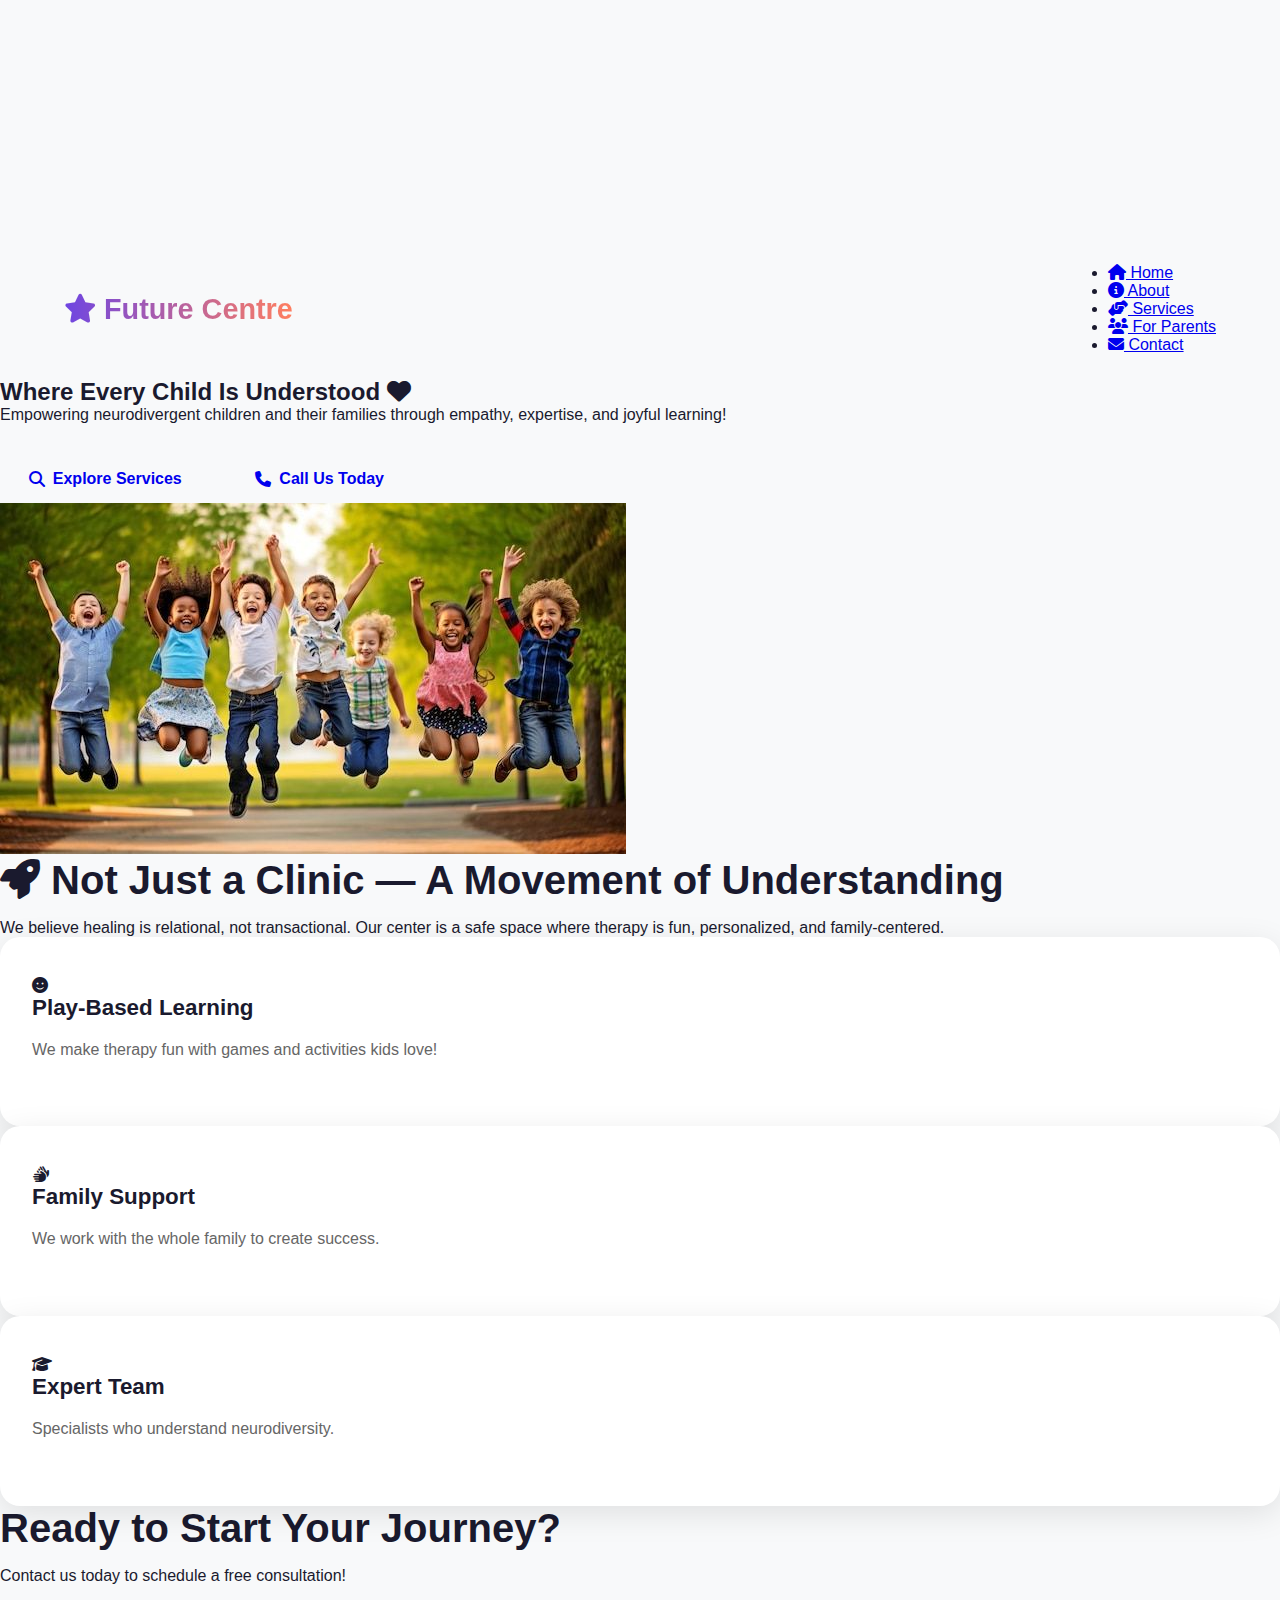
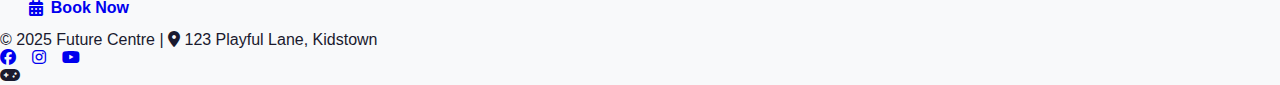
<file: index.html>
<!DOCTYPE html>
<html lang="en">
<head>
  <meta charset="UTF-8" />
  <meta name="viewport" content="width=device-width, initial-scale=1.0" />
  <title>Future Centre - Where Every Child Shines!</title>
  <link rel="stylesheet" href="Components/styles.css" />
  <link rel="stylesheet" href="https://cdnjs.cloudflare.com/ajax/libs/font-awesome/6.4.0/css/all.min.css">
</head>
<body>
  <div class="page-wrapper">
    <!-- Floating decorations -->
    <div class="bubble" style="width: 80px; height: 80px; top: 20%; left: 5%;"></div>
    <div class="bubble" style="width: 60px; height: 60px; top: 70%; left: 10%;"></div>
    <div class="bubble" style="width: 100px; height: 100px; top: 40%; right: 8%;"></div>
    
    <header>
      <nav>
        <h1><i class="fas fa-star"></i> Future Centre</h1>
        <ul>
          <li><a href="index.html"><i class="fas fa-home"></i> Home</a></li>
          <li><a href="about.html"><i class="fas fa-info-circle"></i> About</a></li>
          <li><a href="services.html"><i class="fas fa-hands-helping"></i> Services</a></li>
          <li><a href="parents.html"><i class="fas fa-users"></i> For Parents</a></li>
          <li><a href="contact.html"><i class="fas fa-envelope"></i> Contact</a></li>
        </ul>
      </nav>
    </header>

    <main>
      <section class="hero">
        <h2>Where Every Child Is Understood <i class="fas fa-heart"></i></h2>
        <p>Empowering neurodivergent children and their families through empathy, expertise, and joyful learning!</p>
        <div class="hero-buttons">
          <a href="services.html" class="btn btn-rainbow"><i class="fas fa-search"></i> Explore Services</a>
          <a href="contact.html" class="btn"><i class="fas fa-phone"></i> Call Us Today</a>
        </div>
        <div class="hero-image">
          <img src="img/kidsplay-2.jpg" alt="Happy children playing" class="mobile-hidden">
        </div>
      </section>

      <section class="intro">
        <h3><i class="fas fa-rocket"></i> Not Just a Clinic — A Movement of Understanding</h3>
        <p>We believe healing is relational, not transactional. Our center is a safe space where therapy is fun, personalized, and family-centered.</p>
        
        <div class="features">
          <div class="feature-card">
            <i class="fas fa-smile feature-icon"></i>
            <h4>Play-Based Learning</h4>
            <p>We make therapy fun with games and activities kids love!</p>
          </div>
          <div class="feature-card">
            <i class="fas fa-hands feature-icon"></i>
            <h4>Family Support</h4>
            <p>We work with the whole family to create success.</p>
          </div>
          <div class="feature-card">
            <i class="fas fa-graduation-cap feature-icon"></i>
            <h4>Expert Team</h4>
            <p>Specialists who understand neurodiversity.</p>
          </div>
        </div>
      </section>
      
      <section class="cta">
        <h3>Ready to Start Your Journey?</h3>
        <p>Contact us today to schedule a free consultation!</p>
        <a href="contact.html" class="btn btn-rainbow"><i class="fas fa-calendar-alt"></i> Book Now</a>
      </section>
    </main>

    <footer>
      <div class="footer-content">
        <p>&copy; 2025 Future Centre | <i class="fas fa-map-marker-alt"></i> 123 Playful Lane, Kidstown</p>
        <div class="social-icons">
          <a href="#"><i class="fab fa-facebook"></i></a>
          <a href="#"><i class="fab fa-instagram"></i></a>
          <a href="#"><i class="fab fa-youtube"></i></a>
        </div>
      </div>
    </footer>
    
    <!-- Fun floating button -->
    <div class="fun-corner">
      <i class="fas fa-gamepad"></i>
    </div>
  </div>
</body>
</html>
</file>
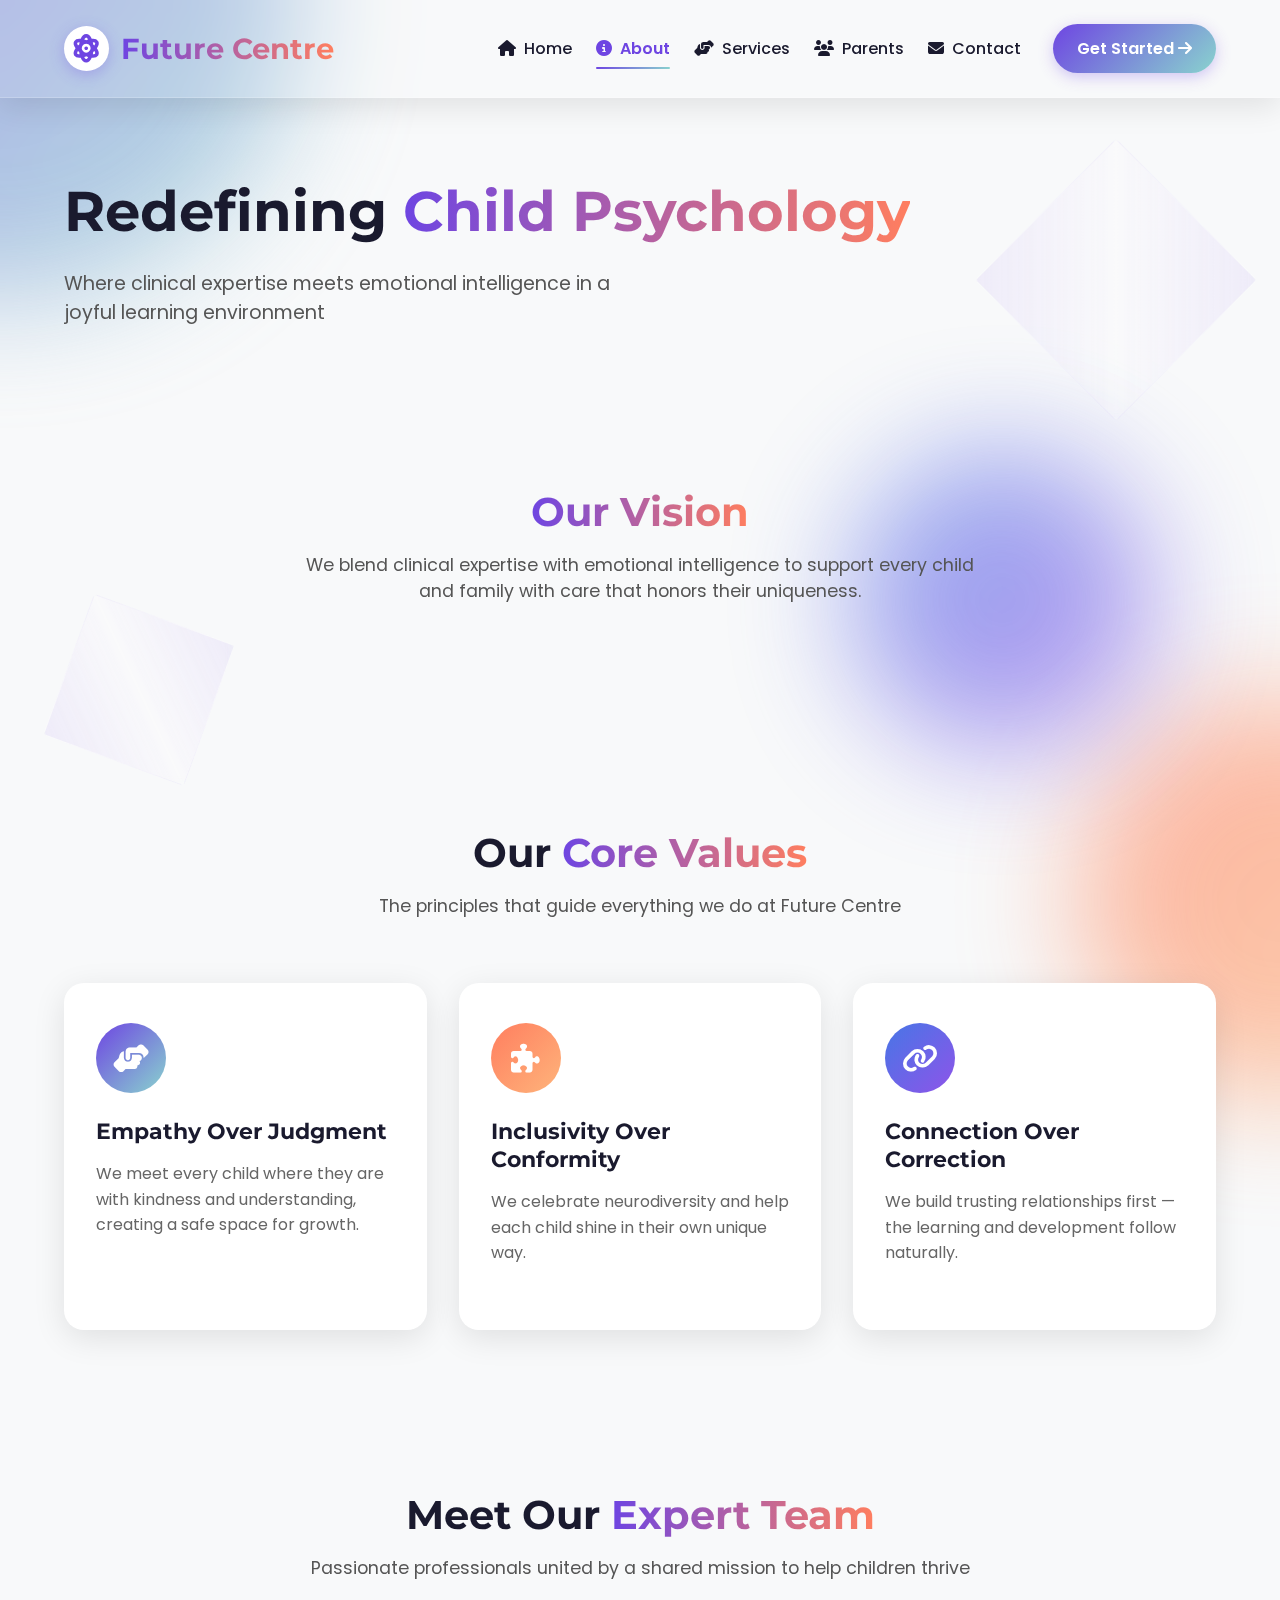
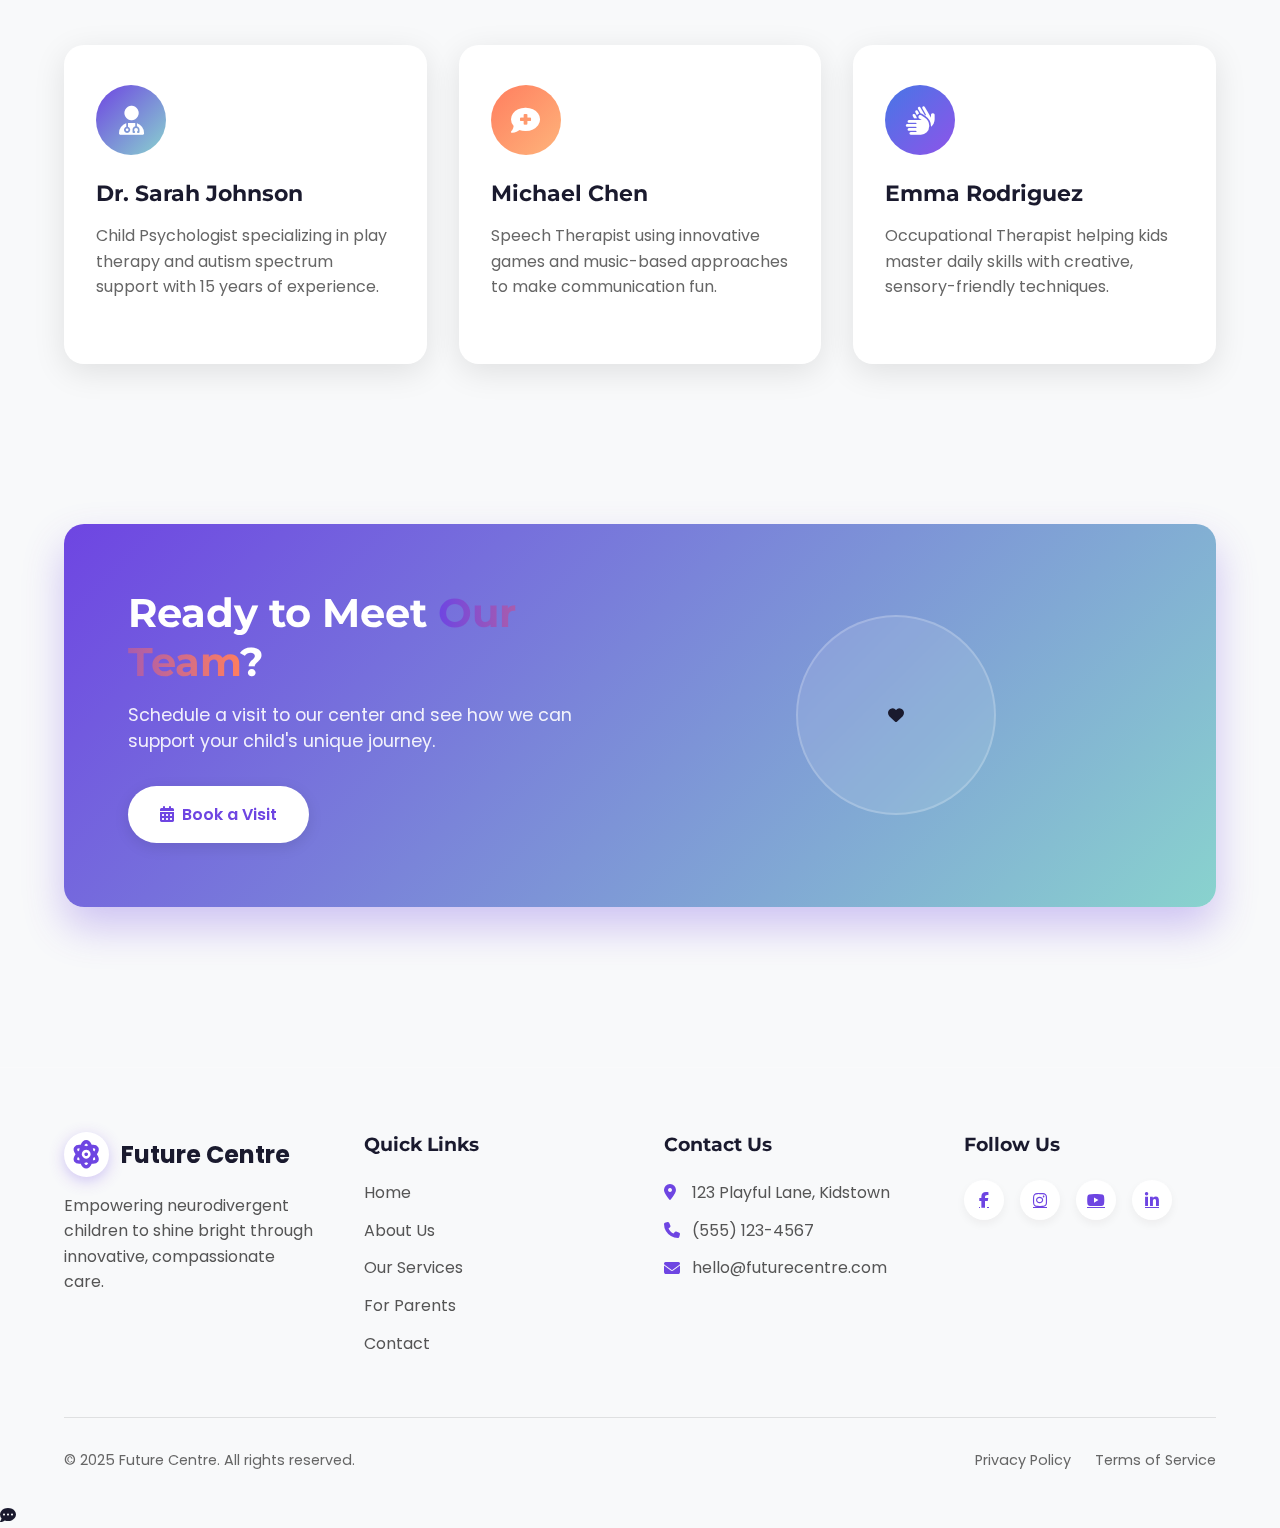
<file: about.html>
<!DOCTYPE html>
<html lang="en">
<head>
  <meta charset="UTF-8" />
  <meta name="viewport" content="width=device-width, initial-scale=1.0" />
  <title>About Us - Future Centre</title>
  <link rel="stylesheet" href="Components/styles.css" />
  <link rel="stylesheet" href="https://cdnjs.cloudflare.com/ajax/libs/font-awesome/6.4.0/css/all.min.css">
  <link href="https://fonts.googleapis.com/css2?family=Montserrat:wght@400;700&family=Poppins:wght@300;600&display=swap" rel="stylesheet">
</head>
<body>
  <div class="page-wrapper">
    <div class="gradient-circle circle-1"></div>
    <div class="gradient-circle circle-2"></div>
    <div class="gradient-circle circle-3"></div>
    <div class="holographic-element holo-1"></div>
    <div class="holographic-element holo-2"></div>

    <header class="glass-header">
      <nav>
        <div class="logo-container">
          <i class="fas fa-atom logo-icon"></i>
          <h1>Future Centre</h1>
        </div>
        <div class="nav-right">
          <ul class="nav-links">
            <li><a href="index.html" class="nav-link"><span class="link-icon"><i class="fas fa-home"></i></span>Home</a></li>
            <li><a href="about.html" class="nav-link active"><span class="link-icon"><i class="fas fa-info-circle"></i></span>About</a></li>
            <li><a href="services.html" class="nav-link"><span class="link-icon"><i class="fas fa-hands-helping"></i></span>Services</a></li>
            <li><a href="parents.html" class="nav-link"><span class="link-icon"><i class="fas fa-users"></i></span>Parents</a></li>
            <li><a href="contact.html" class="nav-link"><span class="link-icon"><i class="fas fa-envelope"></i></span>Contact</a></li>
          </ul>
          <a href="contact.html" class="nav-cta">Get Started <i class="fas fa-arrow-right"></i></a>
        </div>
      </nav>
    </header>

    <main>
      <section class="hero-section">
        <div class="hero-content">
          <div class="hero-text">
            <h2 class="hero-title">Redefining <span class="text-gradient">Child Psychology</span></h2>
            <p class="hero-subtitle">Where clinical expertise meets emotional intelligence in a joyful learning environment</p>
          </div>
        </div>
      </section>

      <section class="features-section">
        <div class="section-header">
          <h3><span class="section-title-gradient">Our Vision</span></h3>
          <p class="section-subtitle">We blend clinical expertise with emotional intelligence to support every child and family with care that honors their uniqueness.</p>
        </div>
      </section>

      <section class="features-section">
        <div class="section-header">
          <h3>Our <span class="section-title-gradient">Core Values</span></h3>
          <p class="section-subtitle">The principles that guide everything we do at Future Centre</p>
        </div>
        <div class="features-grid">
          <div class="feature-card card-1">
            <div class="feature-icon-container"><i class="fas fa-hands-helping"></i></div>
            <h4>Empathy Over Judgment</h4>
            <p>We meet every child where they are with kindness and understanding, creating a safe space for growth.</p>
            <div class="feature-wave"></div>
          </div>
          <div class="feature-card card-2">
            <div class="feature-icon-container"><i class="fas fa-puzzle-piece"></i></div>
            <h4>Inclusivity Over Conformity</h4>
            <p>We celebrate neurodiversity and help each child shine in their own unique way.</p>
            <div class="feature-wave"></div>
          </div>
          <div class="feature-card card-3">
            <div class="feature-icon-container"><i class="fas fa-link"></i></div>
            <h4>Connection Over Correction</h4>
            <p>We build trusting relationships first — the learning and development follow naturally.</p>
            <div class="feature-wave"></div>
          </div>
        </div>
      </section>

      <section class="features-section">
        <div class="section-header">
          <h3>Meet Our <span class="section-title-gradient">Expert Team</span></h3>
          <p class="section-subtitle">Passionate professionals united by a shared mission to help children thrive</p>
        </div>
        <div class="features-grid">
          <div class="feature-card card-1">
            <div class="feature-icon-container"><i class="fas fa-user-md"></i></div>
            <h4>Dr. Sarah Johnson</h4>
            <p>Child Psychologist specializing in play therapy and autism spectrum support with 15 years of experience.</p>
          </div>
          <div class="feature-card card-2">
            <div class="feature-icon-container"><i class="fas fa-comment-medical"></i></div>
            <h4>Michael Chen</h4>
            <p>Speech Therapist using innovative games and music-based approaches to make communication fun.</p>
          </div>
          <div class="feature-card card-3">
            <div class="feature-icon-container"><i class="fas fa-hands"></i></div>
            <h4>Emma Rodriguez</h4>
            <p>Occupational Therapist helping kids master daily skills with creative, sensory-friendly techniques.</p>
          </div>
        </div>
      </section>

      <section class="cta-section">
        <div class="cta-container">
          <div class="cta-content">
            <h3>Ready to Meet <span class="text-gradient">Our Team</span>?</h3>
            <p>Schedule a visit to our center and see how we can support your child's unique journey.</p>
            <a href="contact.html" class="btn btn-gradient-pulse"><i class="fas fa-calendar-alt"></i> Book a Visit</a>
          </div>
          <div class="cta-decoration">
            <div class="cta-orb"><i class="fas fa-heart"></i></div>
          </div>
        </div>
      </section>
    </main>

    <footer class="glass-footer">
      <div class="footer-grid">
        <div class="footer-brand">
          <div class="logo-container">
            <i class="fas fa-atom logo-icon"></i>
            <h2>Future Centre</h2>
          </div>
          <p>Empowering neurodivergent children to shine bright through innovative, compassionate care.</p>
        </div>
        <div class="footer-links">
          <h4>Quick Links</h4>
          <ul>
            <li><a href="index.html">Home</a></li>
            <li><a href="about.html">About Us</a></li>
            <li><a href="services.html">Our Services</a></li>
            <li><a href="parents.html">For Parents</a></li>
            <li><a href="contact.html">Contact</a></li>
          </ul>
        </div>
        <div class="footer-contact">
          <h4>Contact Us</h4>
          <p><i class="fas fa-map-marker-alt"></i> 123 Playful Lane, Kidstown</p>
          <p><i class="fas fa-phone"></i> (555) 123-4567</p>
          <p><i class="fas fa-envelope"></i> hello@futurecentre.com</p>
        </div>
        <div class="footer-social">
          <h4>Follow Us</h4>
          <div class="social-icons">
            <a href="#" class="social-icon"><i class="fab fa-facebook-f"></i></a>
            <a href="#" class="social-icon"><i class="fab fa-instagram"></i></a>
            <a href="#" class="social-icon"><i class="fab fa-youtube"></i></a>
            <a href="#" class="social-icon"><i class="fab fa-linkedin-in"></i></a>
          </div>
        </div>
      </div>
      <div class="footer-bottom">
        <p>&copy; 2025 Future Centre. All rights reserved.</p>
        <div class="footer-legal">
          <a href="#">Privacy Policy</a>
          <a href="#">Terms of Service</a>
        </div>
      </div>
    </footer>

    <div class="fab">
      <i class="fas fa-comment-dots"></i>
    </div>
</file>
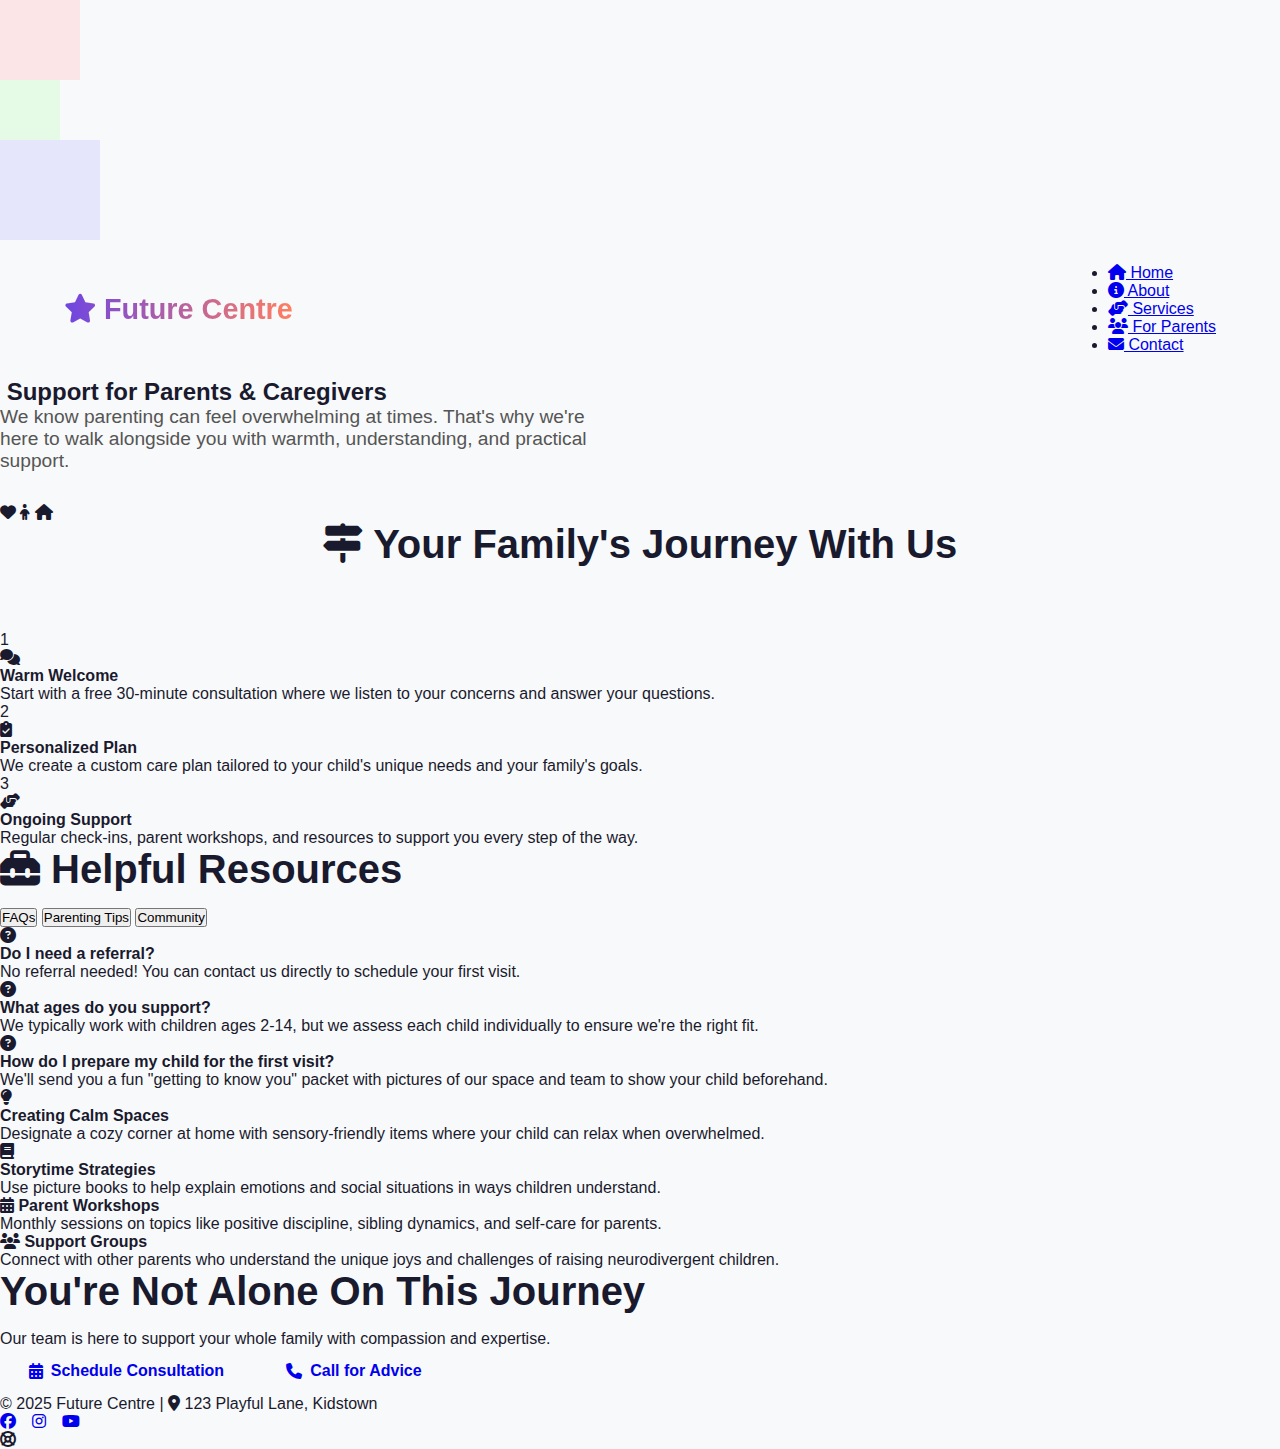
<file: parents.html>
<!DOCTYPE html>
<html lang="en">
<head>
  <meta charset="UTF-8" />
  <meta name="viewport" content="width=device-width, initial-scale=1.0" />
  <title>For Parents | Future Centre</title>
  <link rel="stylesheet" href="Components/styles.css" />
  <link rel="stylesheet" href="https://cdnjs.cloudflare.com/ajax/libs/font-awesome/6.4.0/css/all.min.css">
</head>
<body>
  <!-- Floating decorations -->
  <div class="bubble" style="width: 80px; height: 80px; top: 15%; left: 5%; background-color: rgba(255,200,200,0.4);"></div>
  <div class="bubble" style="width: 60px; height: 60px; top: 70%; left: 10%; background-color: rgba(200,255,200,0.4);"></div>
  <div class="bubble" style="width: 100px; height: 100px; top: 40%; right: 8%; background-color: rgba(200,200,255,0.4);"></div>
  
  <header>
    <nav>
      <h1><i class="fas fa-star"></i> Future Centre</h1>
      <ul>
        <li><a href="index.html"><i class="fas fa-home"></i> Home</a></li>
        <li><a href="about.html"><i class="fas fa-info-circle"></i> About</a></li>
        <li><a href="services.html"><i class="fas fa-hands-helping"></i> Services</a></li>
        <li><a href="parents.html"><i class="fas fa-users"></i> For Parents</a></li>
        <li><a href="contact.html"><i class="fas fa-envelope"></i> Contact</a></li>
      </ul>
    </nav>
  </header>

  <main>
    <section class="parents-hero">
      <h2><i class="fas fa-hands-holding-heart"></i> Support for Parents & Caregivers</h2>
      <p class="hero-subtitle">We know parenting can feel overwhelming at times. That's why we're here to walk alongside you with warmth, understanding, and practical support.</p>
      <div class="parent-decoration">
        <i class="fas fa-heart"></i>
        <i class="fas fa-child"></i>
        <i class="fas fa-home"></i>
      </div>
    </section>

    <section class="parents-content">
      <div class="journey-section">
        <div class="section-header">
          <h3><i class="fas fa-map-signs"></i> Your Family's Journey With Us</h3>
          <div class="rainbow-bar"></div>
        </div>
        
        <div class="journey-steps">
          <div class="step-card">
            <div class="step-number">1</div>
            <div class="step-icon"><i class="fas fa-comments"></i></div>
            <h4>Warm Welcome</h4>
            <p>Start with a free 30-minute consultation where we listen to your concerns and answer your questions.</p>
          </div>
          
          <div class="step-card">
            <div class="step-number">2</div>
            <div class="step-icon"><i class="fas fa-clipboard-check"></i></div>
            <h4>Personalized Plan</h4>
            <p>We create a custom care plan tailored to your child's unique needs and your family's goals.</p>
          </div>
          
          <div class="step-card">
            <div class="step-number">3</div>
            <div class="step-icon"><i class="fas fa-hands-helping"></i></div>
            <h4>Ongoing Support</h4>
            <p>Regular check-ins, parent workshops, and resources to support you every step of the way.</p>
          </div>
        </div>
      </div>

      <div class="resources-section">
        <h3><i class="fas fa-toolbox"></i> Helpful Resources</h3>
        
        <div class="resource-tabs">
          <button class="tab-btn active" onclick="openTab(event, 'faqs')">FAQs</button>
          <button class="tab-btn" onclick="openTab(event, 'tips')">Parenting Tips</button>
          <button class="tab-btn" onclick="openTab(event, 'community')">Community</button>
        </div>
        
        <div id="faqs" class="tab-content" style="display:block;">
          <div class="faq-item">
            <div class="faq-question">
              <i class="fas fa-question-circle"></i>
              <h4>Do I need a referral?</h4>
            </div>
            <div class="faq-answer">
              <p>No referral needed! You can contact us directly to schedule your first visit.</p>
            </div>
          </div>
          
          <div class="faq-item">
            <div class="faq-question">
              <i class="fas fa-question-circle"></i>
              <h4>What ages do you support?</h4>
            </div>
            <div class="faq-answer">
              <p>We typically work with children ages 2-14, but we assess each child individually to ensure we're the right fit.</p>
            </div>
          </div>
          
          <div class="faq-item">
            <div class="faq-question">
              <i class="fas fa-question-circle"></i>
              <h4>How do I prepare my child for the first visit?</h4>
            </div>
            <div class="faq-answer">
              <p>We'll send you a fun "getting to know you" packet with pictures of our space and team to show your child beforehand.</p>
            </div>
          </div>
        </div>
        
        <div id="tips" class="tab-content">
          <div class="tip-card">
            <div class="tip-icon"><i class="fas fa-lightbulb"></i></div>
            <h4>Creating Calm Spaces</h4>
            <p>Designate a cozy corner at home with sensory-friendly items where your child can relax when overwhelmed.</p>
          </div>
          
          <div class="tip-card">
            <div class="tip-icon"><i class="fas fa-book"></i></div>
            <h4>Storytime Strategies</h4>
            <p>Use picture books to help explain emotions and social situations in ways children understand.</p>
          </div>
        </div>
        
        <div id="community" class="tab-content">
          <div class="community-card">
            <h4><i class="fas fa-calendar-alt"></i> Parent Workshops</h4>
            <p>Monthly sessions on topics like positive discipline, sibling dynamics, and self-care for parents.</p>
          </div>
          
          <div class="community-card">
            <h4><i class="fas fa-users"></i> Support Groups</h4>
            <p>Connect with other parents who understand the unique joys and challenges of raising neurodivergent children.</p>
          </div>
        </div>
      </div>
    </section>

    <section class="cta-parents">
      <h3>You're Not Alone On This Journey</h3>
      <p>Our team is here to support your whole family with compassion and expertise.</p>
      <div class="cta-buttons">
        <a href="contact.html" class="btn btn-rainbow"><i class="fas fa-calendar-alt"></i> Schedule Consultation</a>
        <a href="tel:+1234567890" class="btn"><i class="fas fa-phone"></i> Call for Advice</a>
      </div>
    </section>
  </main>

  <footer>
    <div class="footer-content">
      <p>&copy; 2025 Future Centre | <i class="fas fa-map-marker-alt"></i> 123 Playful Lane, Kidstown</p>
      <div class="social-icons">
        <a href="#"><i class="fab fa-facebook"></i></a>
        <a href="#"><i class="fab fa-instagram"></i></a>
        <a href="#"><i class="fab fa-youtube"></i></a>
      </div>
    </div>
  </footer>
  
  <!-- Fun floating button -->
  <div class="fun-corner">
    <i class="fas fa-life-ring"></i>
  </div>

  <script>
    function openTab(evt, tabName) {
      // Hide all tab content
      var tabcontent = document.getElementsByClassName("tab-content");
      for (var i = 0; i < tabcontent.length; i++) {
        tabcontent[i].style.display = "none";
      }
      
      // Remove active class from all buttons
      var tabbuttons = document.getElementsByClassName("tab-btn");
      for (var i = 0; i < tabbuttons.length; i++) {
        tabbuttons[i].className = tabbuttons[i].className.replace(" active", "");
      }
      
      // Show current tab and mark button as active
      document.getElementById(tabName).style.display = "block";
      evt.currentTarget.className += " active";
    }
  </script>
</body>
</html>
</file>
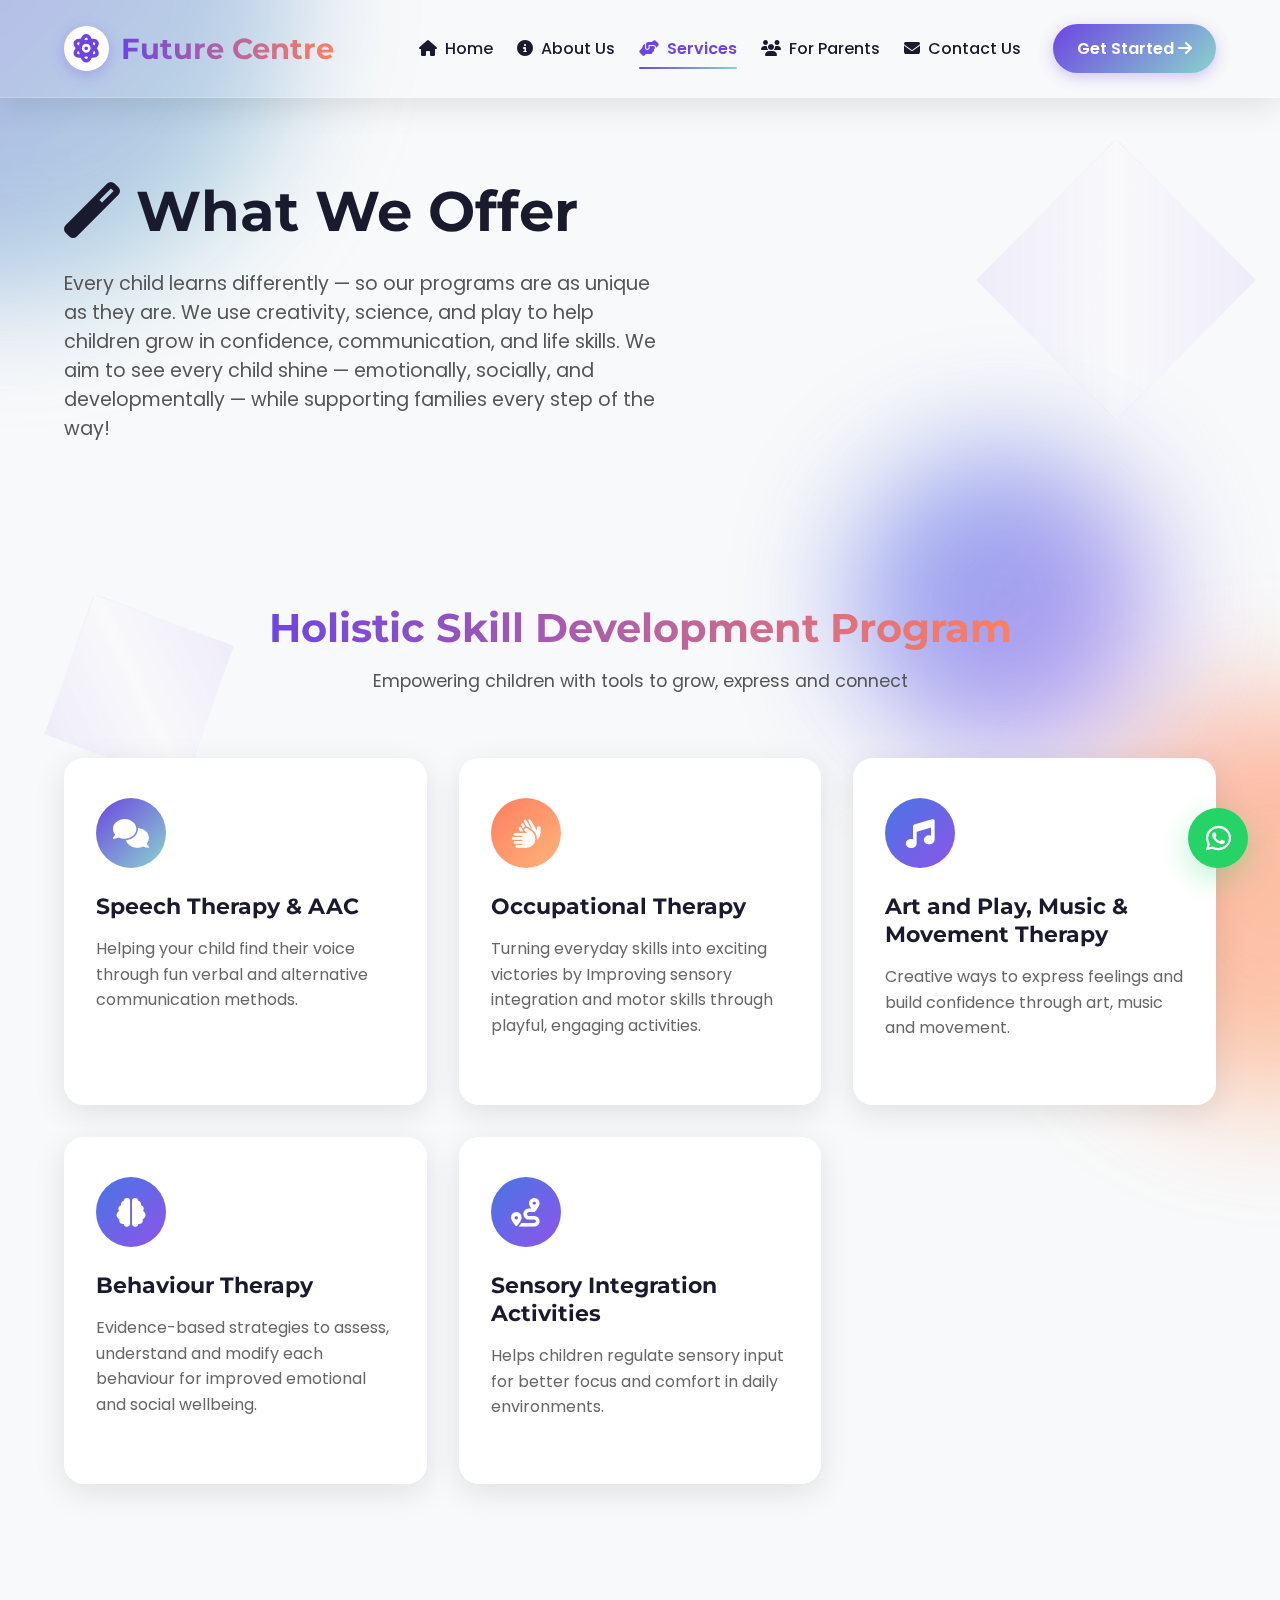
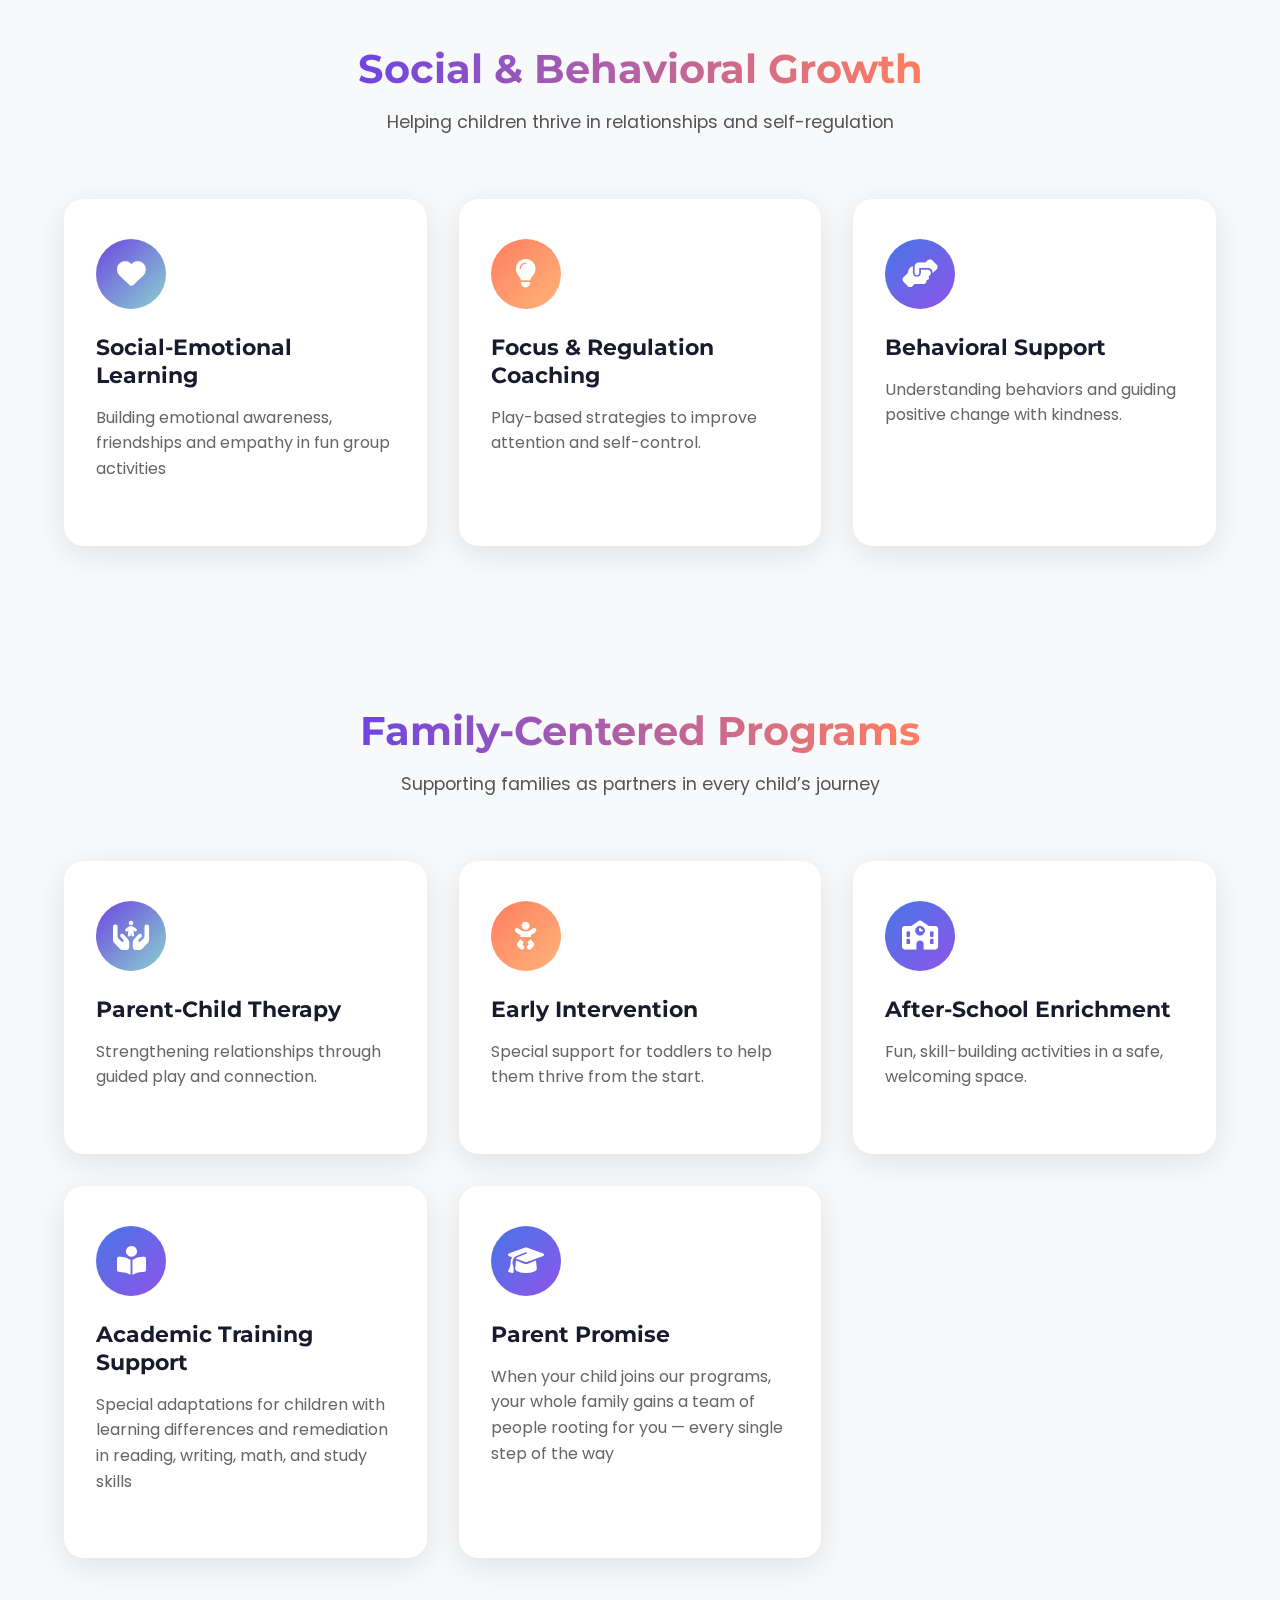
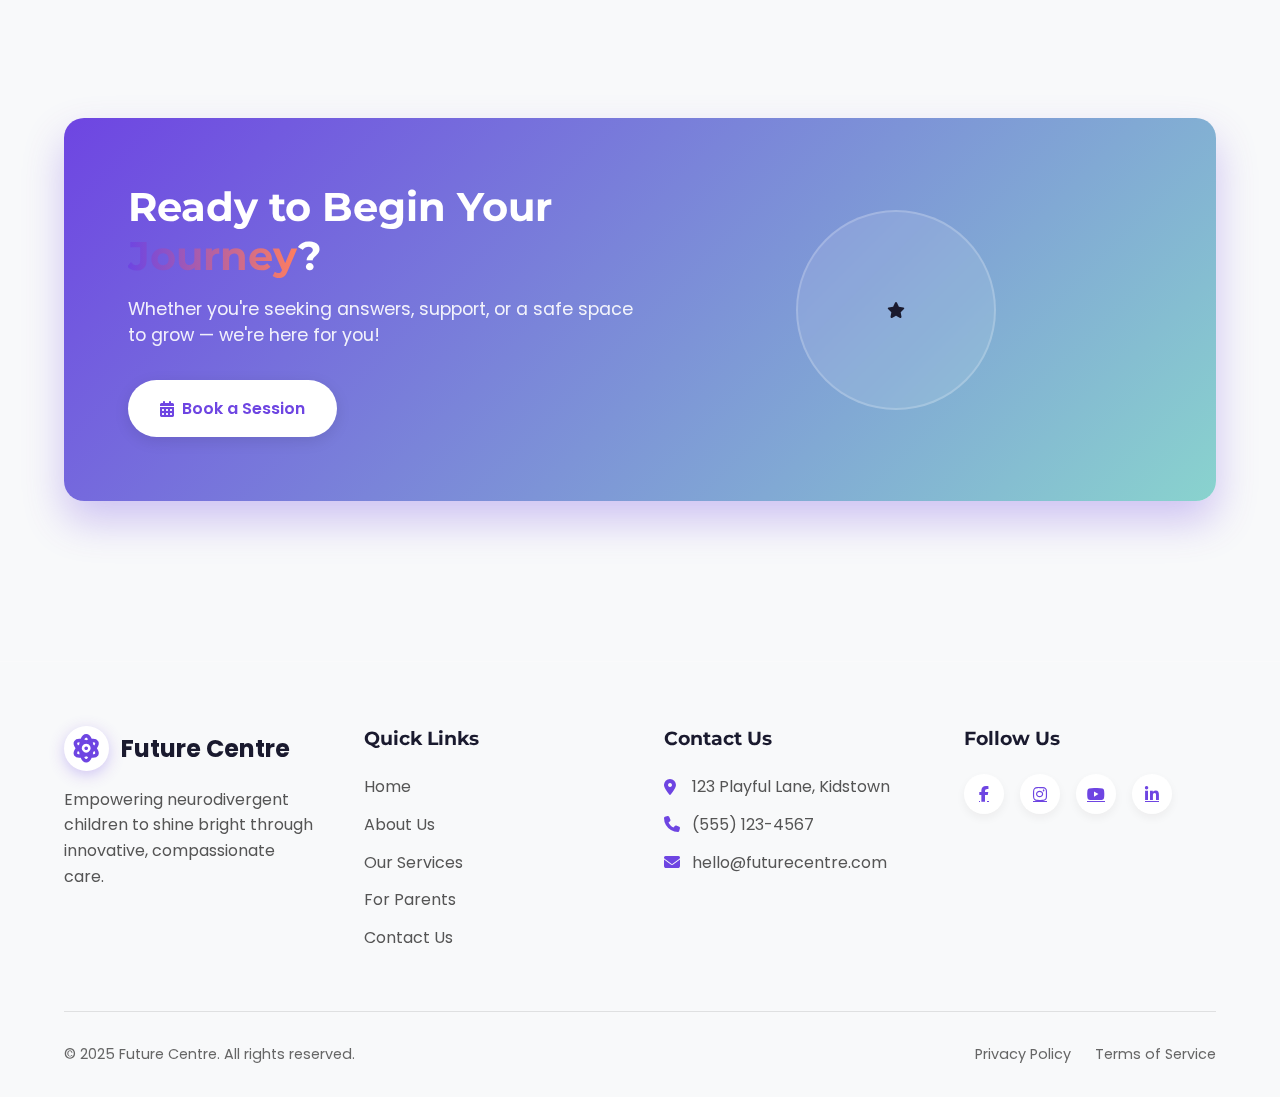
<file: services.html>
<!DOCTYPE html>
<html lang="en">
<head>
  <meta charset="UTF-8" />
  <meta name="viewport" content="width=device-width, initial-scale=1.0" />
  <title>What We Offer | Future Centre</title>
  <link rel="stylesheet" href="Components/styles.css" />
  <link rel="stylesheet" href="https://cdnjs.cloudflare.com/ajax/libs/font-awesome/6.4.0/css/all.min.css">
  <link href="https://fonts.googleapis.com/css2?family=Montserrat:wght@400;700&family=Poppins:wght@300;600&display=swap" rel="stylesheet">
</head>
<body>
  <div class="page-wrapper">
    <div class="gradient-circle circle-1"></div>
    <div class="gradient-circle circle-2"></div>
    <div class="gradient-circle circle-3"></div>
    <div class="holographic-element holo-1"></div>
    <div class="holographic-element holo-2"></div>

    <header class="glass-header">
      <nav>
        <div class="logo-container">
          <i class="fas fa-atom logo-icon"></i>
          <h1>Future Centre</h1>
        </div>
        <div class="nav-right">
          <ul class="nav-links">
            <li><a href="index.html" class="nav-link"><span class="link-icon"><i class="fas fa-home"></i></span>Home</a></li>
            <li><a href="about.html" class="nav-link"><span class="link-icon"><i class="fas fa-info-circle"></i></span>About Us</a></li>
            <li><a href="services.html" class="nav-link active"><span class="link-icon"><i class="fas fa-hands-helping"></i></span>Services</a></li>
            <li><a href="parents.html" class="nav-link"><span class="link-icon"><i class="fas fa-users"></i></span>For Parents</a></li>
            <li><a href="contact.html" class="nav-link"><span class="link-icon"><i class="fas fa-envelope"></i></span>Contact Us</a></li>
          </ul>
          <a href="contact.html" class="nav-cta">Get Started <i class="fas fa-arrow-right"></i></a>
        </div>
      </nav>
    </header>

    <main>
      <section class="hero-section">
        <div class="hero-content">
          <div class="hero-text">
            <h2 class="hero-title"><i class="fas fa-magic"></i> What We Offer</h2>
            <p class="hero-subtitle">Every child learns differently — so our programs are as unique as they are. We use creativity, science, 
              and play to help children grow in confidence, communication, and life skills. We aim to see every child shine — emotionally, 
              socially, and developmentally — while supporting families every step of the way!</p>
          </div>
        </div>
      </section>

      <section class="features-section">
        <div class="section-header">
          <h3><span class="section-title-gradient">Holistic Skill Development Program</span></h3>
          <p class="section-subtitle">Empowering children with tools to grow, express and connect</p>
        </div>
        <div class="features-grid">
          <div class="feature-card card-1">
            <div class="feature-icon-container"><i class="fas fa-comments"></i></div>
            <h4>Speech Therapy & AAC</h4>
            <p> Helping your child find their voice through fun verbal and alternative communication methods.</p>
          </div>
          <div class="feature-card card-2">
            <div class="feature-icon-container"><i class="fas fa-hands"></i></div>
            <h4>Occupational Therapy</h4>
            <p>Turning everyday skills into exciting victories by Improving sensory integration and motor skills through playful, engaging activities.</p>
          </div>
           <div class="feature-card card-3">
            <div class="feature-icon-container"><i class="fas fa-music"></i></div>
            <h4>Art  and Play, Music & Movement Therapy</h4>
            <p>Creative ways to express feelings and build confidence through art, music and movement.</p>
          </div>
          <div class="feature-card card-3">
            <div class="feature-icon-container"><i class="fas fa-brain"></i></div>
            <h4>Behaviour Therapy</h4>
            <p>Evidence-based strategies to assess, understand and modify each behaviour for improved emotional and social wellbeing.</p>
          </div>
          <div class="feature-card card-3">
            <div class="feature-icon-container"><i class="fas fa-route"></i></div>
            <h4>Sensory Integration Activities</h4>
            <p>Helps children regulate sensory input for better focus and comfort in daily environments.</p>
          </div>
        </div>
      </section>

      <section class="features-section">
        <div class="section-header">
          <h3><span class="section-title-gradient">Social & Behavioral Growth</span></h3>
          <p class="section-subtitle">Helping children thrive in relationships and self-regulation</p>
        </div>
        <div class="features-grid">
          <div class="feature-card card-1">
            <div class="feature-icon-container"><i class="fas fa-heart"></i></div>
            <h4>Social-Emotional Learning</h4>
            <p>Building emotional awareness, friendships and empathy in fun group activities</p>
          </div>
          <div class="feature-card card-2">
            <div class="feature-icon-container"><i class="fas fa-lightbulb"></i></div>
            <h4>Focus & Regulation Coaching</h4>
            <p>Play-based strategies to improve attention and self-control.</p>
          </div>
          <div class="feature-card card-3">
            <div class="feature-icon-container"><i class="fas fa-hands-helping"></i></div>
            <h4>Behavioral Support</h4>
            <p>Understanding behaviors and guiding positive change with kindness.</p>
          </div>
        </div>
      </section>

      <section class="features-section">
        <div class="section-header">
          <h3><span class="section-title-gradient">Family-Centered Programs</span></h3>
          <p class="section-subtitle">Supporting families as partners in every child’s journey</p>
        </div>
        <div class="features-grid">
          <div class="feature-card card-1">
            <div class="feature-icon-container"><i class="fas fa-hands-holding-child"></i></div>
            <h4>Parent-Child Therapy</h4>
            <p>Strengthening relationships through guided play and connection.</p>
          </div>
          <div class="feature-card card-2">
            <div class="feature-icon-container"><i class="fas fa-baby"></i></div>
            <h4>Early Intervention</h4>
            <p>Special support for toddlers to help them thrive from the start.</p>
          </div>
          <div class="feature-card card-3">
            <div class="feature-icon-container"><i class="fas fa-school"></i></div>
            <h4>After-School Enrichment</h4>
            <p>Fun, skill-building activities in a safe, welcoming space.</p>
          </div>
          <div class="feature-card card-3">
            <div class="feature-icon-container"><i class="fas fa-book-open-reader"></i></div>
            <h4>Academic Training Support</h4>
            <p>Special adaptations for children with learning differences and remediation in reading, writing, math, and study skills</p>
          </div>
          <div class="feature-card card-3">
            <div class="feature-icon-container"><i class="fas fa-graduation-cap"></i></div>
            <h4>Parent Promise</h4>
            <p>When your child joins our programs, your whole family gains a team of people rooting for you — every single step of the way</p>
          </div>
        </div>
      </section>

      <section class="cta-section">
        <div class="cta-container">
          <div class="cta-content">
            <h3>Ready to Begin Your <span class="text-gradient">Journey</span>?</h3>
            <p>Whether you're seeking answers, support, or a safe space to grow — we're here for you!</p>
            <a href="contact.html" class="btn btn-gradient-pulse"><i class="fas fa-calendar-alt"></i> Book a Session</a>
          </div>
          <div class="cta-decoration">
            <div class="cta-orb"><i class="fas fa-star"></i></div>
          </div>
        </div>
      </section>
    </main>

    <footer class="glass-footer">
      <div class="footer-grid">
        <div class="footer-brand">
          <div class="logo-container">
            <i class="fas fa-atom logo-icon"></i>
            <h2>Future Centre</h2>
          </div>
          <p>Empowering neurodivergent children to shine bright through innovative, compassionate care.</p>
        </div>
        <div class="footer-links">
          <h4>Quick Links</h4>
          <ul>
            <li><a href="index.html">Home</a></li>
            <li><a href="about.html">About Us</a></li>
            <li><a href="services.html">Our Services</a></li>
            <li><a href="parents.html">For Parents</a></li>
            <li><a href="contact.html">Contact Us</a></li>
          </ul>
        </div>
        <div class="footer-contact">
          <h4>Contact Us</h4>
          <p><i class="fas fa-map-marker-alt"></i> 123 Playful Lane, Kidstown</p>
          <p><i class="fas fa-phone"></i> (555) 123-4567</p>
          <p><i class="fas fa-envelope"></i> hello@futurecentre.com</p>
        </div>
        <div class="footer-social">
          <h4>Follow Us</h4>
          <div class="social-icons">
            <a href="#" class="social-icon"><i class="fab fa-facebook-f"></i></a>
            <a href="#" class="social-icon"><i class="fab fa-instagram"></i></a>
            <a href="#" class="social-icon"><i class="fab fa-youtube"></i></a>
            <a href="#" class="social-icon"><i class="fab fa-linkedin-in"></i></a>
          </div>
        </div>
      </div>
      <div class="footer-bottom">
        <p>&copy; 2025 Future Centre. All rights reserved.</p>
        <div class="footer-legal">
          <a href="#">Privacy Policy</a>
          <a href="#">Terms of Service</a>
        </div>
      </div>
    </footer>

        <!-- WhatsApp Floating Button -->
    <div class="whatsapp-fab">
      <a href="https://wa.me/yournumber" target="_blank" class="whatsapp-icon">
        <i class="fab fa-whatsapp"></i>
      </a>
    </div>

  </div>
  
  <script src="Components/script.js"></script>
</body>
</html>
</file>
<file: Components/styles.css>
/* ===== Base Styles ===== */
:root {
  --primary: #6e45e2;
  --secondary: #88d3ce;
  --accent: #ff7e5f;
  --dark: #1a1a2e;
  --light: #f8f9fa;
  --gradient-1: linear-gradient(135deg, #6e45e2 0%, #89d3ce 100%);
  --gradient-2: linear-gradient(135deg, #ff7e5f 0%, #feb47b 100%);
  --gradient-3: linear-gradient(135deg, #4776E6 0%, #8E54E9 100%);
  --glass: rgba(255, 255, 255, 0.1);
  --glass-border: rgba(255, 255, 255, 0.2);
  --shadow: 0 8px 32px rgba(0, 0, 0, 0.1);
  --text-gradient: linear-gradient(90deg, #6e45e2, #ff7e5f);
}

.fa-star{
   flood-color: #ff7e5f;
}

* {
  margin: 0;
  padding: 0;
  box-sizing: border-box;
}

body {
  font-family: 'Poppins', sans-serif;
  background-color: #f8f9fa;
  color: var(--dark);
  overflow-x: hidden;
  position: relative;
}

.page-wrapper {
  position: relative;
  min-height: 100vh;
  overflow: hidden;
}

/* ===== Background Elements ===== */
.gradient-circle {
  position: fixed;
  border-radius: 50%;
  filter: blur(60px);
  opacity: 0.6;
  z-index: -1;
}

.circle-1 {
  width: 600px;
  height: 600px;
  background: var(--gradient-1);
  top: -300px;
  left: -300px;
  animation: float 15s infinite alternate;
}

.circle-2 {
  width: 400px;
  height: 400px;
  background: var(--gradient-2);
  bottom: -200px;
  right: -200px;
  animation: float 18s infinite alternate-reverse;
}

.circle-3 {
  width: 300px;
  height: 300px;
  background: var(--gradient-3);
  top: 50%;
  right: 10%;
  animation: float 12s infinite alternate;
}

.holographic-element {
  position: fixed;
  border-radius: 5px;
  background: linear-gradient(45deg, 
    rgba(110, 69, 226, 0.1), 
    rgba(255, 255, 255, 0.2), 
    rgba(110, 69, 226, 0.1));
  backdrop-filter: blur(5px);
  border: 1px solid rgba(255, 255, 255, 0.2);
  z-index: -1;
  opacity: 0.7;
}

.holo-1 {
  width: 200px;
  height: 200px;
  top: 20%;
  right: 5%;
  transform: rotate(45deg);
  animation: pulse 8s infinite;
}

.holo-2 {
  width: 150px;
  height: 150px;
  bottom: 15%;
  left: 5%;
  transform: rotate(20deg);
  animation: pulse 10s infinite reverse;
}

/* ===== Header Styles ===== */
.glass-header {
  background: var(--glass);
  backdrop-filter: blur(10px);
  border-bottom: 1px solid var(--glass-border);
  box-shadow: var(--shadow);
  position: sticky;
  top: 0;
  z-index: 100;
}

nav {
  display: flex;
  justify-content: space-between;
  align-items: center;
  padding: 1.5rem 5%;
  max-width: 1400px;
  margin: 0 auto;
}

.logo-container {
  display: flex;
  align-items: center;
  gap: 0.75rem;
}

.logo-icon {
  font-size: 1.8rem;
  color: var(--primary);
  background: white;
  padding: 0.5rem;
  border-radius: 50%;
  box-shadow: 0 4px 15px rgba(110, 69, 226, 0.3);
}

h1 {
  font-family: 'Montserrat', sans-serif;
  font-weight: 700;
  font-size: 1.8rem;
  background: var(--text-gradient);
  -webkit-background-clip: text;
  background-clip: text;
  color: transparent;
}

.nav-right {
  display: flex;
  align-items: center;
  gap: 2rem;
}

.nav-links {
  display: flex;
  list-style: none;
  gap: 1.5rem;
}

.nav-link {
  text-decoration: none;
  color: var(--dark);
  font-weight: 500;
  display: flex;
  align-items: center;
  gap: 0.5rem;
  transition: all 0.3s ease;
  position: relative;
  padding: 0.5rem 0;
}

.nav-link .link-icon {
  transition: transform 0.3s ease;
}

.nav-link:hover {
  color: var(--primary);
}

.nav-link:hover .link-icon {
  transform: translateY(-3px);
}

.nav-link.active {
  color: var(--primary);
  font-weight: 600;
}

.nav-link.active::after {
  content: '';
  position: absolute;
  bottom: 0;
  left: 0;
  width: 100%;
  height: 2px;
  background: var(--gradient-1);
  border-radius: 2px;
}

.nav-cta {
  background: var(--gradient-1);
  color: white;
  padding: 0.75rem 1.5rem;
  border-radius: 50px;
  text-decoration: none;
  font-weight: 600;
  transition: all 0.3s ease;
  box-shadow: 0 4px 15px rgba(110, 69, 226, 0.3);
}

.nav-cta:hover {
  transform: translateY(-3px);
  box-shadow: 0 8px 25px rgba(110, 69, 226, 0.4);
}

/* ===== Hero Section ===== */
.hero-section {
  padding: 5rem 5% 0;
  max-width: 1400px;
  margin: 0 auto;
}

.hero-content {
  display: flex;
  align-items: center;
  gap: 3rem;
  margin-bottom: 3rem;
}

.hero-text {
  flex: 1;
}

.hero-title {
  font-family: 'Montserrat', sans-serif;
  font-size: 3.5rem;
  font-weight: 700;
  line-height: 1.2;
  margin-bottom: 1.5rem;
}

.text-gradient {
  background: var(--text-gradient);
  -webkit-background-clip: text;
  background-clip: text;
  color: transparent;
}

.hero-subtitle {
  font-size: 1.2rem;
  color: #555;
  margin-bottom: 2rem;
  max-width: 600px;
}

.hero-buttons {
  display: flex;
  gap: 1rem;
  margin-top: 2rem;
}

.btn {
  padding: 0.9rem 1.8rem;
  border-radius: 50px;
  text-decoration: none;
  font-weight: 600;
  transition: all 0.3s ease;
  display: inline-flex;
  align-items: center;
  gap: 0.5rem;
}

.btn-gradient {
  background: var(--gradient-1);
  color: white;
  box-shadow: 0 4px 15px rgba(110, 69, 226, 0.3);
}

.btn-gradient:hover {
  transform: translateY(-3px);
  box-shadow: 0 8px 25px rgba(110, 69, 226, 0.4);
}

.btn-outline {
  border: 2px solid var(--primary);
  color: var(--primary);
  background: transparent;
}

.btn-outline:hover {
  background: var(--primary);
  color: white;
  transform: translateY(-3px);
}

.hero-image-container {
  flex: 1;
  position: relative;
  border-radius: 20px;
  overflow: hidden;
  box-shadow: 0 20px 40px rgba(0, 0, 0, 0.1);
}

.hero-image {
  width: 100%;
  height: auto;
  display: block;
  transition: transform 0.5s ease;
}

.hero-image-container:hover .hero-image {
  transform: scale(1.05);
}

.image-overlay {
  position: absolute;
  top: 0;
  left: 0;
  width: 100%;
  height: 100%;
  background: linear-gradient(to top, rgba(110, 69, 226, 0.3), transparent);
}

/* Scrolling Banner */
.scrolling-banner {
  background: var(--gradient-3);
  color: white;
  padding: 1rem 0;
  margin: 3rem 0;
  overflow: hidden;
  border-radius: 10px;
  box-shadow: 0 10px 30px rgba(142, 84, 233, 0.3);
}

.scrolling-content {
  display: flex;
  align-items: center;
  gap: 2rem;
  animation: scroll 30s linear infinite;
  white-space: nowrap;
  width: max-content;
}

.scrolling-content span {
  font-weight: 600;
  font-size: 1.1rem;
}

.scrolling-content i {
  color: rgba(255, 255, 255, 0.7);
}

/* ===== Features Section ===== */
.features-section {
  padding: 5rem 5%;
  max-width: 1400px;
  margin: 0 auto;
}

.section-header {
  text-align: center;
  margin-bottom: 4rem;
}

.section-title-gradient {
  background: var(--text-gradient);
  -webkit-background-clip: text;
  background-clip: text;
  color: transparent;
}

h3 {
  font-family: 'Montserrat', sans-serif;
  font-size: 2.5rem;
  font-weight: 700;
  margin-bottom: 1rem;
}

.section-subtitle {
  font-size: 1.1rem;
  color: #555;
  max-width: 700px;
  margin: 0 auto;
}

.features-grid {
  display: grid;
  grid-template-columns: repeat(auto-fit, minmax(300px, 1fr));
  gap: 2rem;
}

.feature-card {
  background: white;
  border-radius: 20px;
  padding: 2.5rem 2rem;
  box-shadow: var(--shadow);
  transition: all 0.3s ease;
  position: relative;
  overflow: hidden;
  z-index: 1;
}

.feature-card:hover {
  transform: translateY(-10px);
  box-shadow: 0 15px 40px rgba(0, 0, 0, 0.15);
}

.feature-icon-container {
  width: 70px;
  height: 70px;
  border-radius: 50%;
  display: flex;
  align-items: center;
  justify-content: center;
  margin-bottom: 1.5rem;
  font-size: 1.8rem;
  color: white;
}

.card-1 .feature-icon-container {
  background: var(--gradient-1);
}

.card-2 .feature-icon-container {
  background: var(--gradient-2);
}

.card-3 .feature-icon-container {
  background: var(--gradient-3);
}

.feature-card h4 {
  font-family: 'Montserrat', sans-serif;
  font-size: 1.4rem;
  margin-bottom: 1rem;
  color: var(--dark);
}

.feature-card p {
  color: #666;
  line-height: 1.6;
  margin-bottom: 1.5rem;
}

.feature-wave {
  position: absolute;
  bottom: 0;
  left: 0;
  width: 100%;
  height: 5px;
  background: var(--gradient-1);
  opacity: 0;
  transition: opacity 0.3s ease;
}

.feature-card:hover .feature-wave {
  opacity: 1;
}

.card-1:hover .feature-wave {
  background: var(--gradient-1);
}

.card-2:hover .feature-wave {
  background: var(--gradient-2);
}

.card-3:hover .feature-wave {
  background: var(--gradient-3);
}

/* ===== CTA Section ===== */
.cta-section {
  padding: 5rem 5%;
  max-width: 1400px;
  margin: 0 auto;
}

.cta-container {
  background: var(--gradient-1);
  border-radius: 20px;
  padding: 4rem;
  display: flex;
  align-items: center;
  justify-content: space-between;
  position: relative;
  overflow: hidden;
  box-shadow: 0 20px 40px rgba(110, 69, 226, 0.3);
}

.cta-content {
  flex: 1;
  color: white;
  z-index: 2;
}

.cta-content h3 {
  font-size: 2.5rem;
  margin-bottom: 1rem;
}

.cta-content p {
  font-size: 1.1rem;
  margin-bottom: 2rem;
  max-width: 600px;
  opacity: 0.9;
}

.btn-gradient-pulse {
  background: white;
  color: var(--primary);
  padding: 1rem 2rem;
  border-radius: 50px;
  font-weight: 600;
  text-decoration: none;
  display: inline-flex;
  align-items: center;
  gap: 0.5rem;
  box-shadow: 0 4px 15px rgba(0, 0, 0, 0.1);
  position: relative;
  overflow: hidden;
  z-index: 1;
}

.btn-gradient-pulse::before {
  content: '';
  position: absolute;
  top: 0;
  left: 0;
  width: 100%;
  height: 100%;
  background: var(--gradient-2);
  z-index: -1;
  opacity: 0;
  transition: opacity 0.3s ease;
}

.btn-gradient-pulse:hover::before {
  opacity: 1;
}

.btn-gradient-pulse:hover {
  color: white;
}

.cta-decoration {
  flex: 1;
  display: flex;
  justify-content: center;
  z-index: 1;
}

.cta-orb {
  width: 200px;
  height: 200px;
  border-radius: 50%;
  background: rgba(255, 255, 255, 0.1);
  backdrop-filter: blur(5px);
  border: 2px solid rgba(255, 255, 255, 0.2);
  display: flex;
  align-items: center;
  justify-content: center;
  animation: pulse 4s infinite alternate;
}

/* ===== Footer ===== */
.glass-footer {
  background: var(--glass);
  backdrop-filter: blur(10px);
  border-top: 1px solid var(--glass-border);
  padding: 4rem 5% 2rem;
  margin-top: 5rem;
}

.footer-grid {
  display: grid;
  grid-template-columns: repeat(auto-fit, minmax(250px, 1fr));
  gap: 3rem;
  max-width: 1400px;
  margin: 0 auto;
}

.footer-brand {
  display: flex;
  flex-direction: column;
  gap: 1rem;
}

.footer-brand p {
  color: #555;
  line-height: 1.6;
}

.footer-links h4, 
.footer-contact h4,
.footer-social h4 {
  font-family: 'Montserrat', sans-serif;
  font-size: 1.2rem;
  margin-bottom: 1.5rem;
  color: var(--dark);
}

.footer-links ul {
  list-style: none;
}

.footer-links li {
  margin-bottom: 0.8rem;
}

.footer-links a {
  text-decoration: none;
  color: #555;
  transition: color 0.3s ease;
}

.footer-links a:hover {
  color: var(--primary);
}

.footer-contact p {
  display: flex;
  align-items: center;
  gap: 0.5rem;
  color: #555;
  margin-bottom: 0.8rem;
}

.footer-contact i {
  width: 20px;
  color: var(--primary);
}

.social-icons {
  display: flex;
  gap: 1rem;
}

.social-icon {
  width: 40px;
  height: 40px;
  border-radius: 50%;
  background: white;
  display: flex;
  align-items: center;
  justify-content: center;
  color: var(--primary);
  transition: all 0.3s ease;
  box-shadow: 0 4px 10px rgba(0, 0, 0, 0.05);
}

.social-icon:hover {
  background: var(--primary);
  color: white;
  transform: translateY(-3px);
}

.footer-bottom {
  display: flex;
  justify-content: space-between;
  align-items: center;
  margin-top: 3rem;
  padding-top: 2rem;
  border-top: 1px solid rgba(0, 0, 0, 0.1);
  max-width: 1400px;
  margin-left: auto;
  margin-right: auto;
}

.footer-bottom p {
  color: #666;
  font-size: 0.9rem;
}

.footer-legal {
  display: flex;
  gap: 1.5rem;
}

.footer-legal a {
  text-decoration: none;
  color: #666;
  font-size: 0.9rem;
  transition: color 0.3s ease;
}

.footer-legal a:hover {
  color: var(--primary);
}

/* WhatsApp Floating Action Button */
.whatsapp-fab {
  position: fixed;
  bottom: 2rem;
  right: 2rem;
  z-index: 99;
}

.whatsapp-icon {
  display: flex;
  align-items: center;
  justify-content: center;
  width: 60px;
  height: 60px;
  border-radius: 50%;
  background: #25D366; /* WhatsApp brand green */
  color: white;
  font-size: 1.8rem;
  box-shadow: 0 4px 20px rgba(37, 211, 102, 0.3);
  transition: all 0.3s ease;
  text-decoration: none;
}

.whatsapp-icon:hover {
  background: #128C7E; /* Darker green on hover */
  transform: scale(1.1);
  box-shadow: 0 6px 25px rgba(37, 211, 102, 0.4);
}

/* Pulse animation (optional) */
@keyframes pulse {
  0% { transform: scale(1); }
  50% { transform: scale(1.1); }
  100% { transform: scale(1); }
}

.whatsapp-icon:hover i {
  animation: pulse 1.5s infinite;
}

/* ===== Animations ===== */
@keyframes float {
  0% {
    transform: translateY(0) rotate(0deg);
  }
  100% {
    transform: translateY(-20px) rotate(5deg);
  }
}

@keyframes pulse {
  0% {
    transform: scale(1);
    opacity: 0.7;
  }
  100% {
    transform: scale(1.1);
    opacity: 1;
  }
}

@keyframes scroll {
  0% {
    transform: translateX(0);
  }
  100% {
    transform: translateX(-50%);
  }
}

/* ===== Responsive Styles ===== */
@media (max-width: 1024px) {
  .hero-content {
    flex-direction: column;
  }
  
  .hero-text {
    text-align: center;
    margin-bottom: 2rem;
  }
  
  .hero-buttons {
    justify-content: center;
  }
  
  .hero-image-container {
    width: 100%;
  }
}

@media (max-width: 768px) {
  nav {
    flex-direction: column;
    gap: 1.5rem;
  }
  
  .nav-links {
    flex-wrap: wrap;
    justify-content: center;
  }
  
  .hero-title {
    font-size: 2.5rem;
  }
  
  .cta-container {
    flex-direction: column;
    text-align: center;
    padding: 3rem 2rem;
  }
  
  .cta-content {
    margin-bottom: 2rem;
  }
  
  .footer-bottom {
    flex-direction: column;
    gap: 1rem;
    text-align: center;
  }
  
  .footer-legal {
    flex-wrap: wrap;
    justify-content: center;
  }
}

@media (max-width: 480px) {
  .hero-title {
    font-size: 2rem;
  }
  
  .hero-buttons {
    flex-direction: column;
  }
  
  .btn {
    width: 100%;
    justify-content: center;
  }
  
  .feature-card {
    padding: 2rem 1.5rem;
  }
}

/* ===== Contact Page Specific Styles ===== */
.contact-hero {
  padding: 6rem 5% 4rem;
  max-width: 1400px;
  margin: 0 auto;
  display: flex;
  align-items: center;
  gap: 3rem;
}

.contact-hero-content {
  flex: 1;
}

.contact-title {
  font-family: 'Montserrat', sans-serif;
  font-size: 3.5rem;
  font-weight: 700;
  line-height: 1.2;
  margin-bottom: 1.5rem;
}

.contact-subtitle {
  font-size: 1.3rem;
  color: #555;
  margin-bottom: 2rem;
  max-width: 600px;
}

.contact-icons {
  display: flex;
  gap: 1.5rem;
  margin-top: 3rem;
}

.contact-icon {
  display: flex;
  flex-direction: column;
  align-items: center;
  gap: 0.5rem;
}

.contact-icon i {
  width: 60px;
  height: 60px;
  border-radius: 50%;
  background: var(--gradient-1);
  color: white;
  display: flex;
  align-items: center;
  justify-content: center;
  font-size: 1.5rem;
  transition: all 0.3s ease;
}

.contact-icon:nth-child(2) i {
  background: var(--gradient-2);
}

.contact-icon:nth-child(3) i {
  background: var(--gradient-3);
}

.contact-icon i:hover {
  transform: translateY(-5px) scale(1.1);
}

.contact-icon span {
  font-weight: 600;
  color: var(--dark);
}

.contact-hero-image {
  flex: 1;
  height: 400px;
  border-radius: 20px;
  overflow: hidden;
  position: relative;
  box-shadow: 0 20px 40px rgba(0, 0, 0, 0.1);
}

.image-overlay {
  position: absolute;
  top: 0;
  left: 0;
  width: 100%;
  height: 100%;
  background: url('img/contact-hero.jpg') center/cover no-repeat;
}

/* Contact Methods Section */
.contact-methods-section {
  padding: 5rem 5%;
  max-width: 1400px;
  margin: 0 auto;
}

.contact-methods-grid {
  display: grid;
  grid-template-columns: repeat(auto-fit, minmax(300px, 1fr));
  gap: 2rem;
  margin-top: 3rem;
}

.contact-method-card {
  background: white;
  border-radius: 20px;
  padding: 2.5rem 2rem;
  box-shadow: var(--shadow);
  transition: all 0.3s ease;
  position: relative;
  overflow: hidden;
}

.contact-method-card:hover {
  transform: translateY(-10px);
  box-shadow: 0 15px 40px rgba(0, 0, 0, 0.15);
}

.method-icon-container {
  width: 70px;
  height: 70px;
  border-radius: 50%;
  display: flex;
  align-items: center;
  justify-content: center;
  margin-bottom: 1.5rem;
  font-size: 1.8rem;
  color: white;
  background: var(--gradient-1);
}

.contact-method-card:nth-child(2) .method-icon-container {
  background: var(--gradient-2);
}

.contact-method-card:nth-child(3) .method-icon-container {
  background: var(--gradient-3);
}

.contact-method-card h4 {
  font-family: 'Montserrat', sans-serif;
  font-size: 1.4rem;
  margin-bottom: 1rem;
  color: var(--dark);
}

.contact-method-card p {
  color: #666;
  line-height: 1.6;
  margin-bottom: 1.5rem;
}

.method-link {
  display: flex;
  align-items: center;
  justify-content: space-between;
  text-decoration: none;
  color: var(--primary);
  font-weight: 600;
  margin-bottom: 1rem;
  transition: color 0.3s ease;
}

.method-link:hover {
  color: var(--accent);
}

.method-link i {
  width: 40px;
  height: 40px;
  border-radius: 50%;
  background: rgba(110, 69, 226, 0.1);
  display: flex;
  align-items: center;
  justify-content: center;
}

.method-details {
  display: flex;
  align-items: center;
  gap: 0.5rem;
  color: #777;
  font-size: 0.9rem;
}

.method-details i {
  color: var(--primary);
}

.method-address {
  display: flex;
  gap: 0.5rem;
  color: #555;
  margin-bottom: 1.5rem;
  font-style: normal;
}

.method-address i {
  color: var(--primary);
  margin-top: 3px;
}

/* Contact Form Section */
.contact-form-section {
  padding: 5rem 5%;
  max-width: 1400px;
  margin: 0 auto;
}

.form-container {
  display: flex;
  align-items: center;
  gap: 3rem;
  background: white;
  border-radius: 20px;
  overflow: hidden;
  box-shadow: var(--shadow);
}

.form-content {
  flex: 1;
  padding: 3rem;
}

.form-content h3 {
  font-family: 'Montserrat', sans-serif;
  font-size: 2.2rem;
  margin-bottom: 1rem;
}

.form-content p {
  color: #666;
  margin-bottom: 2rem;
}

.contact-form {
  display: grid;
  grid-template-columns: 1fr 1fr;
  gap: 1.5rem;
}

.form-group {
  margin-bottom: 1rem;
}

.form-group:nth-child(5),
.form-group:nth-child(6) {
  grid-column: span 2;
}

.form-group label {
  display: block;
  margin-bottom: 0.5rem;
  font-weight: 600;
  color: var(--dark);
  display: flex;
  align-items: center;
  gap: 0.5rem;
}

.form-group label i {
  color: var(--primary);
}

.form-group input,
.form-group textarea {
  width: 100%;
  padding: 0.8rem 1rem;
  border: 1px solid #ddd;
  border-radius: 10px;
  font-family: 'Poppins', sans-serif;
  transition: all 0.3s ease;
}

.form-group input:focus,
.form-group textarea:focus {
  outline: none;
  border-color: var(--primary);
  box-shadow: 0 0 0 3px rgba(110, 69, 226, 0.2);
}

.form-group textarea {
  resize: vertical;
  min-height: 120px;
}

.form-decoration {
  flex: 1;
  height: 100%;
  min-height: 500px;
  background: var(--gradient-1);
  display: flex;
  align-items: center;
  justify-content: center;
  position: relative;
  overflow: hidden;
}

.form-orb {
  width: 300px;
  height: 300px;
  border-radius: 50%;
  background: rgba(255, 255, 255, 0.1);
  backdrop-filter: blur(5px);
  border: 2px solid rgba(255, 255, 255, 0.2);
  display: flex;
  align-items: center;
  justify-content: center;
  color: white;
  font-size: 3rem;
  animation: pulse 4s infinite alternate;
}

/* Map Section */
.map-section {
  padding: 0 5% 5rem;
  max-width: 1400px;
  margin: 0 auto;
}

.map-container {
  position: relative;
  border-radius: 20px;
  overflow: hidden;
  box-shadow: var(--shadow);
  margin-top: 2rem;
}

.map-overlay {
  position: absolute;
  top: 0;
  left: 0;
  width: 100%;
  height: 100%;
  pointer-events: none;
  background: linear-gradient(to bottom, rgba(110, 69, 226, 0.1), transparent);
}

/* WhatsApp Floating Button */
.whatsapp-fab {
  position: fixed;
  bottom: 2rem;
  right: 2rem;
  z-index: 99;
}

.whatsapp-icon {
  display: flex;
  align-items: center;
  justify-content: center;
  width: 60px;
  height: 60px;
  border-radius: 50%;
  background: #25D366;
  color: white;
  font-size: 1.8rem;
  box-shadow: 0 10px 30px rgba(37, 211, 102, 0.3);
  transition: all 0.3s ease;
  position: relative;
}

.whatsapp-icon:hover {
  transform: scale(1.1);
  box-shadow: 0 15px 40px rgba(37, 211, 102, 0.4);
}

.tooltip {
  position: absolute;
  right: 70px;
  background: var(--dark);
  color: white;
  padding: 0.5rem 1rem;
  border-radius: 5px;
  font-size: 0.9rem;
  white-space: nowrap;
  opacity: 0;
  transition: opacity 0.3s ease;
  pointer-events: none;
}

.whatsapp-icon:hover .tooltip {
  opacity: 1;
}

/* Responsive Adjustments */
@media (max-width: 1024px) {
  .contact-hero {
    flex-direction: column;
  }
  
  .contact-hero-image {
    width: 100%;
  }
  
  .form-container {
    flex-direction: column;
  }
  
  .form-decoration {
    width: 100%;
    min-height: 200px;
  }
}

@media (max-width: 768px) {
  .contact-title {
    font-size: 2.5rem;
  }
  
  .contact-form {
    grid-template-columns: 1fr;
  }
  
  .form-group:nth-child(5),
  .form-group:nth-child(6) {
    grid-column: span 1;
  }
}

@media (max-width: 480px) {
  .contact-title {
    font-size: 2rem;
  }
  
  .contact-icons {
    flex-direction: column;
    align-items: flex-start;
  }
  
  .contact-methods-grid {
    grid-template-columns: 1fr;
  }
}
</file>
